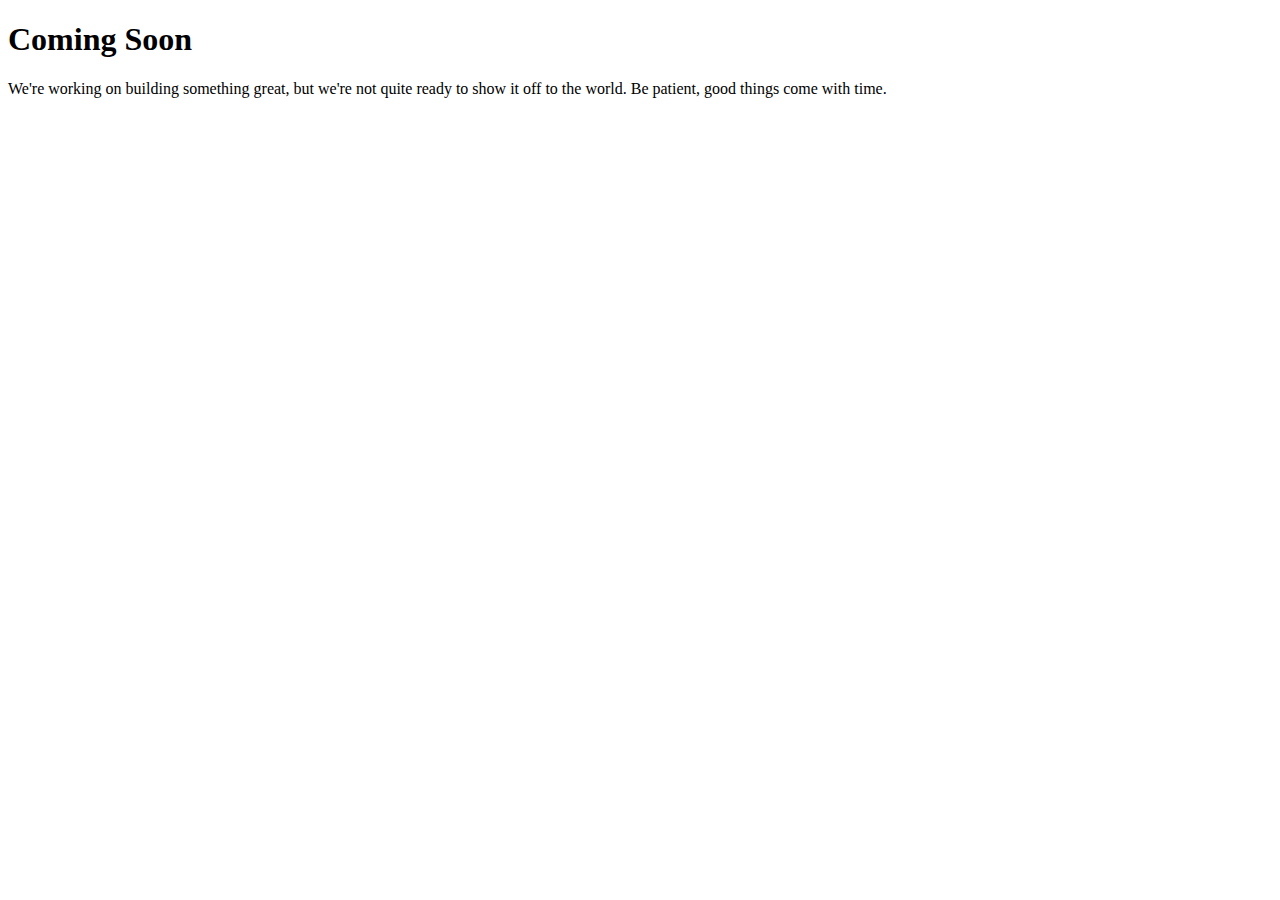
<file: index.html>
<!DOCTYPE html>
<html>
<head>
    <title>Sevan - Home</title>
</head>
<body>

<h1>Coming Soon</h1>
<p>We're working on building something great, but we're not quite ready to show it off to the world. Be patient, good things come with time. </p>

</body>
</html>
</file>
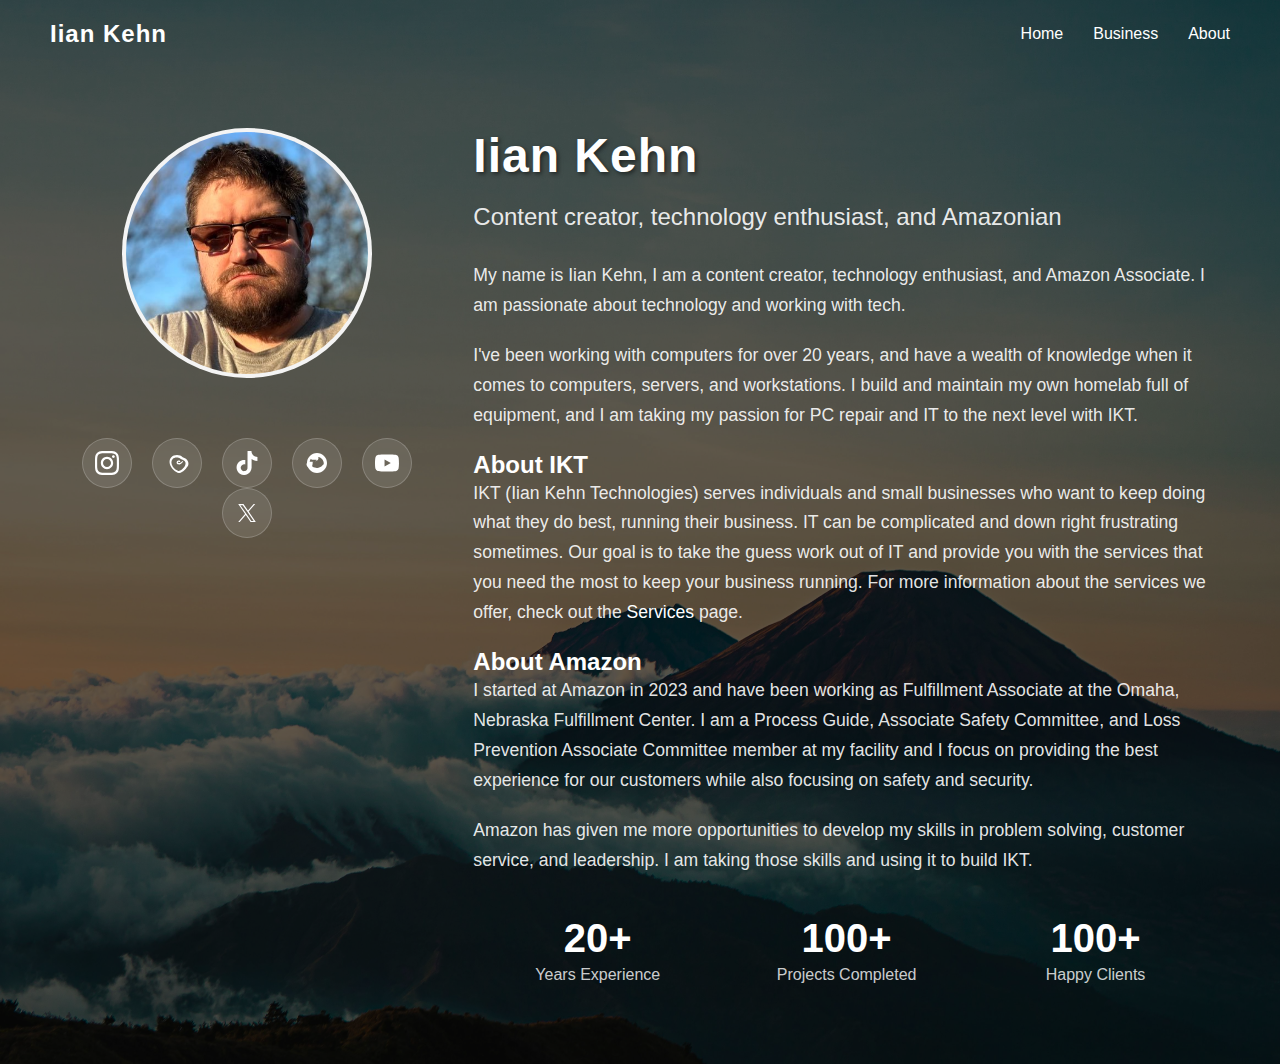
<file: about.html>
<!DOCTYPE html>
<html lang="en">
<head>
    <meta charset="UTF-8">
    <meta name="viewport" content="width=device-width, initial-scale=1.0">
    <title>About - Iian Kehn</title>
    <link rel="stylesheet" href="css/about.css">
    <meta name="theme-color" content="#222222">
</head>
<body>
    <div class="overlay"></div>
    
    <header>
        <div class="logo">
            <div class="logo-text">Iian Kehn</div>
        </div>
        
        <nav>
            <ul>
                <li><a href="index.html">Home</a></li>
                <li><a href="business.html">Business</a></li>
                <li><a href="about.html">About</a></li>
            </ul>
        </nav>
    </header>
    
    <div class="about-container">
        <div class="about-image">
            <div class="avatar">
                <img src="images/me.jpg" alt="Profile Avatar">
            </div>
            
            <div class="social-links">
                <!-- Instagram -->
                <a href="https://www.instagram.com/iianakehn" class="social-btn">
                    <svg viewBox="0 0 24 24" xmlns="http://www.w3.org/2000/svg">
                        <path d="M12 2.163c3.204 0 3.584.012 4.85.07 3.252.148 4.771 1.691 4.919 4.919.058 1.265.069 1.645.069 4.849 0 3.205-.012 3.584-.069 4.849-.149 3.225-1.664 4.771-4.919 4.919-1.266.058-1.644.07-4.85.07-3.204 0-3.584-.012-4.849-.07-3.26-.149-4.771-1.699-4.919-4.92-.058-1.265-.07-1.644-.07-4.849 0-3.204.013-3.583.07-4.849.149-3.227 1.664-4.771 4.919-4.919 1.266-.057 1.645-.069 4.849-.069zm0-2.163c-3.259 0-3.667.014-4.947.072-4.358.2-6.78 2.618-6.98 6.98-.059 1.281-.073 1.689-.073 4.948 0 3.259.014 3.668.072 4.948.2 4.358 2.618 6.78 6.98 6.98 1.281.058 1.689.072 4.948.072 3.259 0 3.668-.014 4.948-.072 4.354-.2 6.782-2.618 6.979-6.98.059-1.28.073-1.689.073-4.948 0-3.259-.014-3.667-.072-4.947-.196-4.354-2.617-6.78-6.979-6.98-1.281-.059-1.69-.073-4.949-.073zm0 5.838c-3.403 0-6.162 2.759-6.162 6.162s2.759 6.163 6.162 6.163 6.162-2.759 6.162-6.163c0-3.403-2.759-6.162-6.162-6.162zm0 10.162c-2.209 0-4-1.79-4-4 0-2.209 1.791-4 4-4s4 1.791 4 4c0 2.21-1.791 4-4 4zm6.406-11.845c-.796 0-1.441.645-1.441 1.44s.645 1.44 1.441 1.44c.795 0 1.439-.645 1.439-1.44s-.644-1.44-1.439-1.44z"/>
                    </svg>
                </a>
                
                <!-- Threads -->
                <a href="https://www.threads.net/@iianakehn" class="social-btn">
                    <svg viewBox="0 0 24 24" xmlns="http://www.w3.org/2000/svg">
                        <path d="M17.7,6.3C16.4,5,14.2,4.1,12,4.1c-2.3,0-4.5,0.9-5.7,2.2c-2.3,2.3-2.3,6.2,0,10c0.6,1,1.4,1.9,2.3,2.7 c1.8,1.7,3.8,2.9,5.1,2.9c0.1,0,0.3,0,0.4,0c0.2,0,0.3,0,0.5,0c1.3-0.1,3.2-1.2,5-2.9c0.9-0.8,1.7-1.7,2.3-2.7 C24,14.7,24,10.9,21.7,8.5C20.9,7.6,19.2,6.9,17.7,6.3z M19.6,15.5c-0.4,0.7-1,1.5-1.7,2.1c-1.3,1.3-2.9,2.3-3.8,2.3l-0.2,0h-0.3 h-0.2l-0.2,0c-0.9-0.1-2.5-1-3.8-2.3c-0.7-0.7-1.3-1.4-1.7-2.1c-1.7-2.9-1.7-5.8,0-7.5c0.8-0.8,2.3-1.4,4-1.4s3.2,0.6,4,1.4 C21.3,9.7,21.3,12.5,19.6,15.5z"/>
                        <path d="M17.9,10.3c-0.3-0.2-0.8-0.1-1,0.2c-0.4,0.5-1.1,1.1-1.6,1.3c-0.2,0.1-0.6,0.2-1,0.2c-0.6,0-1.2-0.1-1.4-0.5 c-0.1-0.1-0.1-0.1-0.1-0.2c0-0.2,0.4-0.5,0.9-0.5c0.2,0,0.3,0,0.4,0.1c0,0,0,0,0,0l0.2,0.1c0.3,0.1,0.7,0,0.9-0.3 c0.1-0.3,0-0.7-0.3-0.9c-0.2-0.1-0.5-0.2-0.8-0.2c-0.9,0-1.9,0.3-2.3,1.1c-0.3,0.6-0.3,1.3,0,1.8c0.5,0.7,1.3,0.9,2.1,0.9 c0.5,0,1-0.1,1.3-0.2c0.8-0.3,1.7-1,2.2-1.7C18.3,11,18.2,10.5,17.9,10.3z"/>
                    </svg>
                </a>
                
                <!-- TikTok -->
                <a href="https://www.tiktok.com/@iiankehn" class="social-btn">
                    <svg viewBox="0 0 24 24" xmlns="http://www.w3.org/2000/svg">
                        <path d="M12.53.02C13.84 0 15.14.01 16.44 0c.08 1.53.63 3.09 1.75 4.17 1.12 1.11 2.7 1.62 4.24 1.79v4.03c-1.44-.05-2.89-.35-4.2-.97-.57-.26-1.1-.59-1.62-.93-.01 2.92.01 5.84-.02 8.75-.08 1.4-.54 2.79-1.35 3.94-1.31 1.92-3.58 3.17-5.91 3.21-1.43.08-2.86-.31-4.08-1.03-2.02-1.19-3.44-3.37-3.65-5.71-.02-.5-.03-1-.01-1.49.18-1.9 1.12-3.72 2.58-4.96 1.66-1.44 3.98-2.13 6.15-1.72.02 1.48-.04 2.96-.04 4.44-.99-.32-2.15-.23-3.02.37-.63.41-1.11 1.04-1.36 1.75-.21.51-.15 1.07-.14 1.61.24 1.64 1.82 3.02 3.5 2.87 1.12-.01 2.19-.66 2.77-1.61.19-.33.4-.67.41-1.06.1-1.79.06-3.57.07-5.36.01-4.03-.01-8.05.02-12.07z"/>
                    </svg>
                </a>
                
                <!-- Bluesky -->
                <a href="https://bsky.app/profile/iiankehn.bsky.social" class="social-btn">
                    <svg viewBox="0 0 24 24" xmlns="http://www.w3.org/2000/svg">
                        <path d="M12,2C6.48,2,2,6.48,2,12s4.48,10,10,10s10-4.48,10-10S17.52,2,12,2z M16.97,14.95c-0.7,0.56-1.45,1.02-2.24,1.36 c-0.8,0.35-1.64,0.55-2.48,0.59c-0.86,0.04-1.71-0.08-2.53-0.33c-0.81-0.25-1.57-0.63-2.27-1.12c-0.63-0.44-1.23-0.96-1.7-1.59 c-0.32-0.41-0.56-0.88-0.73-1.36c-0.17-0.49-0.27-1-0.28-1.52c-0.01-0.53,0.08-1.06,0.26-1.57c0.18-0.48,0.44-0.95,0.76-1.35 c0.49-0.61,1.07-1.12,1.74-1.5c0.69-0.4,1.45-0.68,2.23-0.83c0.81-0.16,1.64-0.18,2.46-0.07c0.8,0.1,1.58,0.33,2.3,0.67 c0.69,0.33,1.34,0.75,1.92,1.26c0.59,0.51,1.09,1.11,1.48,1.77c0.35,0.58,0.59,1.21,0.74,1.87c0.15,0.65,0.15,1.31,0.09,1.97 C17.64,13.77,17.37,14.41,16.97,14.95z"/>
                        <path d="M10.71,10.13c0.46-0.15,0.89-0.36,1.29-0.63c0.32-0.22,0.62-0.46,0.87-0.75c0.26-0.33,0.43-0.71,0.53-1.11 c0.05-0.21,0.07-0.42,0.06-0.63c-0.01-0.21-0.04-0.42-0.09-0.62c-0.08-0.31-0.21-0.6-0.38-0.87c-0.18-0.28-0.4-0.53-0.66-0.75 c-0.42-0.34-0.91-0.63-1.43-0.77c-0.62-0.18-1.29-0.21-1.92-0.09c-0.46,0.08-0.91,0.24-1.31,0.45c-0.4,0.21-0.77,0.47-1.07,0.79 c-0.22,0.24-0.41,0.5-0.55,0.79c-0.13,0.26-0.22,0.54-0.25,0.83c-0.02,0.2-0.01,0.4,0.03,0.59c0.03,0.19,0.1,0.38,0.2,0.55 c0.13,0.22,0.32,0.4,0.54,0.54c0.23,0.14,0.47,0.22,0.73,0.29c0.37,0.09,0.75,0.1,1.13,0.11c0.72,0.01,1.44-0.01,2.16,0 c0.4,0,0.8,0.01,1.2,0.06C10.17,9.98,10.44,10.05,10.71,10.13z"/>
                        <path d="M8.72,10.91c-0.42-0.04-0.83-0.08-1.25-0.12c-0.42-0.04-0.85-0.08-1.27-0.11c-0.44-0.04-0.89-0.06-1.34-0.05 c-0.43,0.01-0.85,0.05-1.26,0.16c-0.39,0.11-0.76,0.28-1.08,0.52c-0.3,0.23-0.54,0.52-0.71,0.85c-0.18,0.35-0.27,0.74-0.28,1.14 c-0.01,0.41,0.07,0.82,0.22,1.19c0.16,0.37,0.38,0.7,0.67,0.97c0.34,0.32,0.74,0.54,1.18,0.69c0.48,0.16,0.99,0.24,1.5,0.2 c0.26-0.02,0.51-0.06,0.75-0.14c0.23-0.08,0.44-0.19,0.63-0.34c0.36-0.29,0.58-0.68,0.74-1.1c0.14-0.39,0.22-0.8,0.28-1.21 c0.07-0.45,0.11-0.91,0.15-1.36c0.04-0.48,0.07-0.96,0.11-1.43C8.71,10.91,8.72,10.91,8.72,10.91z"/>
                    </svg>
                </a>
                
                <!-- YouTube -->
                <a href="https://www.youtube.com/@iiankehn" class="social-btn">
                    <svg viewBox="0 0 24 24" xmlns="http://www.w3.org/2000/svg">
                        <path d="M23.498 6.186a3.016 3.016 0 0 0-2.122-2.136C19.505 3.545 12 3.545 12 3.545s-7.505 0-9.377.505A3.017 3.017 0 0 0 .502 6.186C0 8.07 0 12 0 12s0 3.93.502 5.814a3.016 3.016 0 0 0 2.122 2.136c1.871.505 9.376.505 9.376.505s7.505 0 9.377-.505a3.015 3.015 0 0 0 2.122-2.136C24 15.93 24 12 24 12s0-3.93-.502-5.814zM9.545 15.568V8.432L15.818 12l-6.273 3.568z"/>
                    </svg>
                </a>
                
                <!-- X (Twitter) -->
                <a href="https://www.x.com/iiankehn" class="social-btn">
                    <svg viewBox="0 0 24 24" xmlns="http://www.w3.org/2000/svg">
                        <path d="M13.6823 10.6218L20.2391 3H18.6854L12.9824 9.61788L8.44243 3H3.2002L10.0765 13.0074L3.2002 21H4.75404L10.7764 14.0113L15.5578 21H20.7998L13.6819 10.6218H13.6823ZM11.5541 13.0956L10.8574 12.0991L5.31389 4.16971H7.70053L12.1742 10.5689L12.8709 11.5655L18.6861 19.8835H16.2995L11.5541 13.096V13.0956Z"/>
                    </svg>
                </a>
            </div>
        </div>
        
        <div class="about-content">
            <h1>Iian Kehn</h1>
            <h3>Content creator, technology enthusiast, and Amazonian</h3>
            
            <p>My name is Iian Kehn, I am a content creator, technology enthusiast, and Amazon Associate. I am passionate about technology and working with tech.</p>
            
            <p>I've been working with computers for over 20 years, and have a wealth of knowledge when it comes to computers, servers, and workstations. I build and maintain my own homelab full of equipment, and I am taking my passion for PC repair and IT to the next level with IKT.</p>

            <h2>About IKT</h2>
            
            <p>IKT (Iian Kehn Technologies) serves individuals and small businesses who want to keep doing what they do best, running their business. IT can be complicated and down right frustrating sometimes. Our goal is to take the guess work out of IT and provide you with the services that you need the most to keep your business running. For more information about the services we offer, check out the <a href="services.html">Services</a> page.</p>

            <h2>About Amazon</h2>

            <p>I started at Amazon in 2023 and have been working as  Fulfillment Associate at the Omaha, Nebraska Fulfillment Center. I am a Process Guide, Associate Safety Committee, and Loss Prevention Associate Committee member at my facility and I focus on providing the best experience for our customers while also focusing on safety and security.</p>

            <p>Amazon has given me more opportunities to develop my skills in problem solving, customer service, and leadership. I am taking those skills and using it to build IKT.</p>
            
            <div class="stats">
                <div class="stat-item">
                    <div class="stat-number">20+</div>
                    <div class="stat-label">Years Experience</div>
                </div>
                
                <div class="stat-item">
                    <div class="stat-number">100+</div>
                    <div class="stat-label">Projects Completed</div>
                </div>
                
                <div class="stat-item">
                    <div class="stat-number">100+</div>
                    <div class="stat-label">Happy Clients</div>
                </div>
            </div>
        </div>
    </div>
</body>
</html>
</file>
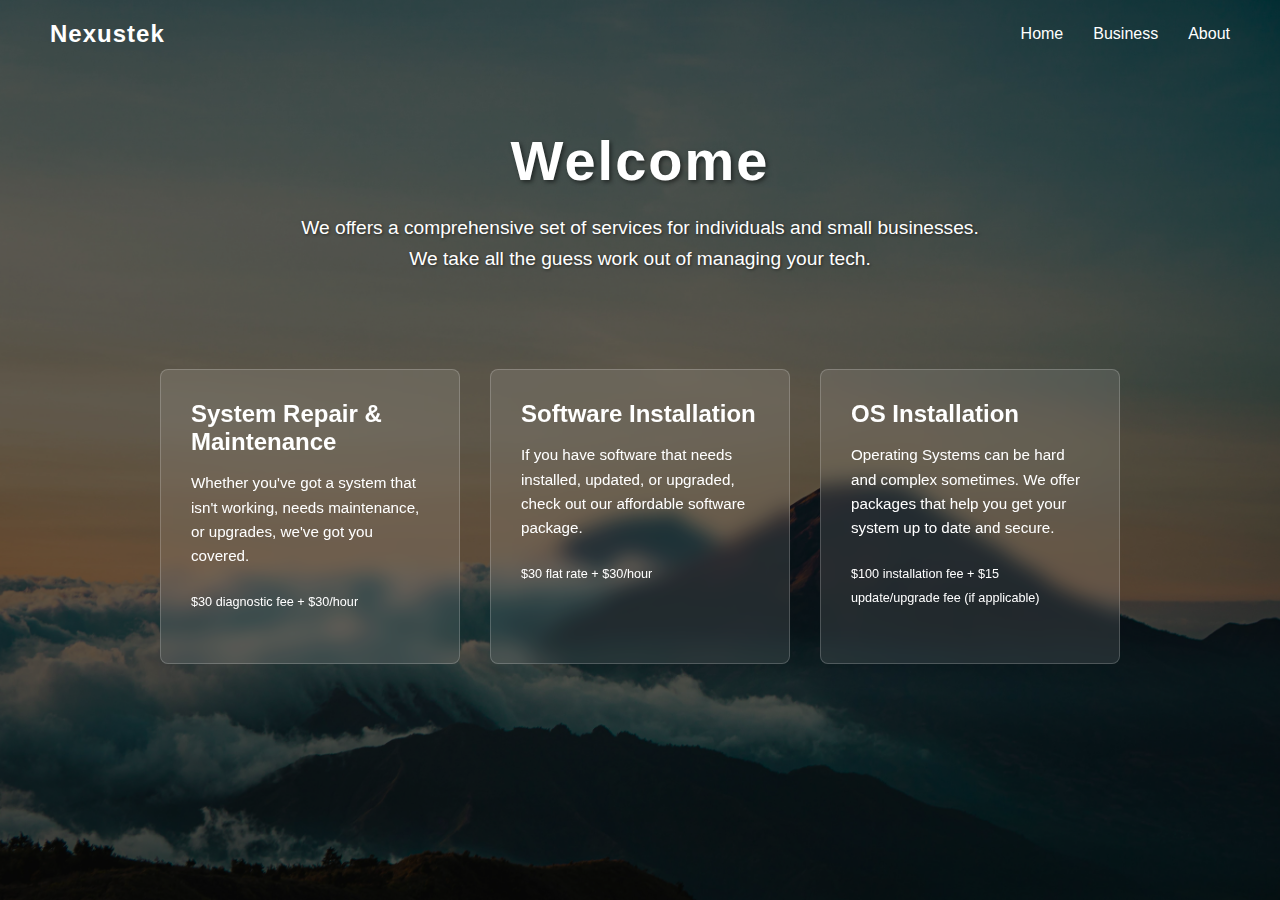
<file: business.html>
<!DOCTYPE html>
<html lang="en">
<head>
    <meta charset="UTF-8">
    <meta name="viewport" content="width=device-width, initial-scale=1.0">
    <title>Nexustek - Home</title>
    <link rel="stylesheet" href="css/business.css">
    <meta name="theme-color" content="#222222">
</head>
<body>
    <div class="overlay"></div>
    
    <header>
        <div class="logo">
            <div class="logo-text">Nexustek</div>
        </div>
        
        <nav>
            <ul>
                <li><a href="index.html">Home</a></li>
                <li><a href="business.html">Business</a></li>
                <li><a href="about.html">About</a></li>
            </ul>
        </nav>
    </header>
    
    <div class="page-title">
        <h1>Welcome</h1>
        <p>We offers a comprehensive set of services for individuals and small businesses. We take all the guess work out of managing your tech.</p>
    </div>
    
    <div class="services-container">
        <div class="service-card">
            <h3>System Repair & Maintenance</h3>
            <p>Whether you've got a system that isn't working, needs maintenance, or upgrades, we've got you covered.</p>
            <p><small>$30 diagnostic fee + $30/hour</small></p>
        </div>
        
        <div class="service-card">
            <h3>Software Installation</h3>
            <p>If you have software that needs installed, updated, or upgraded, check out our affordable software package.</p>
            <p><small>$30 flat rate + $30/hour</small></p>

        </div>
        
        <div class="service-card">
            <h3>OS Installation</h3>
            <p>Operating Systems can be hard and complex sometimes. We offer packages that help you get your system up to date and secure.</p>
            <p><small>$100 installation fee + $15 update/upgrade fee (if applicable)</small></p>

        </div>
    </div>
</body>
</html>
</file>
<file: css/about.css>
* {
    margin: 0;
    padding: 0;
    box-sizing: border-box;
    font-family: 'Arial', sans-serif;
}

body {
    background-image: url('../images/IMG_0024.jpeg');
    background-size: cover;
    background-position: center;
    background-repeat: no-repeat;
    min-height: 100vh;
    color: white;
    position: relative;
}

a:link {
    color: white;
    text-decoration: none;
}

a:visited {
    color: white;
    text-decoration: none;
}

a:hover {
    color: #0072bc;
    text-decoration: none;
}

.overlay {
    position: absolute;
    top: 0;
    left: 0;
    width: 100%;
    height: 100%;
    background-color: rgba(0, 0, 0, 0.6);
    z-index: 1;
}

header {
    padding: 20px 50px;
    display: flex;
    justify-content: space-between;
    align-items: center;
    position: relative;
    z-index: 2;
}

.logo {
    display: flex;
    align-items: center;
}

.logo-icon {
    width: 40px;
    height: 40px;
    background-color: #ffffff;
    border-radius: 50%;
    margin-right: 10px;
    display: flex;
    align-items: center;
    justify-content: center;
    color: #333;
    font-weight: bold;
    font-size: 20px;
}

.logo-text {
    font-size: 24px;
    font-weight: bold;
    letter-spacing: 1px;
}

nav ul {
    display: flex;
    list-style: none;
}

nav ul li {
    margin-left: 30px;
}

nav ul li a {
    color: white;
    text-decoration: none;
    font-size: 16px;
    font-weight: 500;
    position: relative;
    padding-bottom: 5px;
    transition: all 0.3s ease;
}

nav ul li a:hover {
    color: #f5f5f5;
}

nav ul li a.active {
    color: #ffffff;
    font-weight: bold;
}

nav ul li a.active:after {
    content: '';
    position: absolute;
    width: 100%;
    height: 2px;
    background: white;
    bottom: 0;
    left: 0;
}

nav ul li a:after {
    content: '';
    position: absolute;
    width: 0;
    height: 2px;
    background: white;
    bottom: 0;
    left: 0;
    transition: width 0.3s ease;
}

nav ul li a:hover:after {
    width: 100%;
}

.about-container {
    max-width: 1200px;
    margin: 0 auto;
    padding: 60px 20px;
    position: relative;
    z-index: 2;
    display: flex;
    flex-wrap: wrap;
}

.about-image {
    flex: 1;
    min-width: 300px;
    display: flex;
    flex-direction: column;
    align-items: center;
    margin-bottom: 40px;
}

.avatar {
    width: 250px;
    height: 250px;
    border-radius: 50%;
    background-color: #f0f0f0;
    overflow: hidden;
    border: 4px solid rgba(255, 255, 255, 0.3);
    margin-bottom: 30px;
    position: relative;
}

.avatar img {
    width: 100%;
    height: 100%;
    object-fit: cover;
}

.about-content {
    flex: 2;
    min-width: 300px;
    padding-left: 40px;
}

.about-content h1 {
    font-size: 3rem;
    margin-bottom: 20px;
    letter-spacing: 1px;
    text-shadow: 2px 2px 4px rgba(0, 0, 0, 0.5);
}

.about-content h3 {
    font-size: 1.5rem;
    font-weight: 400;
    margin-bottom: 30px;
    color: rgba(255, 255, 255, 0.9);
}

.about-content p {
    font-size: 1.1rem;
    line-height: 1.7;
    margin-bottom: 20px;
    color: rgba(255, 255, 255, 0.9);
}

.social-links {
    display: flex;
    flex-wrap: wrap;
    margin-top: 30px;
    justify-content: center;
}

.social-btn {
    width: 50px;
    height: 50px;
    border-radius: 50%;
    background-color: rgba(255, 255, 255, 0.1);
    display: flex;
    align-items: center;
    justify-content: center;
    margin: 0 10px;
    cursor: pointer;
    transition: all 0.3s ease;
    backdrop-filter: blur(5px);
    border: 1px solid rgba(255, 255, 255, 0.2);
}

.social-btn svg {
    width: 24px;
    height: 24px;
    fill: white;
}

.social-btn:hover {
    transform: translateY(-5px);
    background-color: rgba(255, 255, 255, 0.2);
}

.stats {
    display: flex;
    justify-content: space-between;
    flex-wrap: wrap;
    margin-top: 40px;
}

.stat-item {
    text-align: center;
    padding: 0 20px;
    flex: 1;
    min-width: 120px;
    margin-bottom: 20px;
}

.stat-number {
    font-size: 2.5rem;
    font-weight: bold;
    margin-bottom: 5px;
}

.stat-label {
    font-size: 1rem;
    color: rgba(255, 255, 255, 0.8);
}

@media (max-width: 900px) {
    .about-container {
        flex-direction: column;
        align-items: center;
    }

    .about-content {
        padding-left: 0;
        text-align: center;
    }

    .stats {
        justify-content: center;
    }

    header {
        flex-direction: column;
        padding: 20px;
    }
    
    nav {
        margin-top: 20px;
    }
    
    nav ul li {
        margin-left: 15px;
        margin-right: 15px;
    }
}
</file>
<file: css/business.css>
* {
    margin: 0;
    padding: 0;
    box-sizing: border-box;
    font-family: 'Arial', sans-serif;
}

body {
    background-image: url('../images/IMG_0024.jpeg');
    background-size: cover;
    background-position: center;
    background-repeat: no-repeat;
    min-height: 100vh;
    color: white;
    position: relative;
}

.btn {
    background-color: rgba(255, 255, 255, 0.1);
    backdrop-filter: blur(10px);
    border-radius: 8px;
    padding: 10px;
    margin: 0;
    transition: transform 0.3s ease, box-shadow 0.3s ease;
    border: 1px solid rgba(255, 255, 255, 0.2);
    border-radius: 20px;
}

a:link {
    color: white;
    text-decoration: none;
}

a:visited {
    color: white;
    text-decoration: none;
}

a:hover {
    color: #0072bc;
    text-decoration: none;
}

.overlay {
    position: absolute;
    top: 0;
    left: 0;
    width: 100%;
    height: 100%;
    background-color: rgba(0, 0, 0, 0.6);
    z-index: 1;
}

header {
    padding: 20px 50px;
    display: flex;
    justify-content: space-between;
    align-items: center;
    position: relative;
    z-index: 2;
}

.logo {
    display: flex;
    align-items: center;
}

.logo-icon {
    width: 40px;
    height: 40px;
    background-color: #ffffff;
    border-radius: 50%;
    margin-right: 10px;
    display: flex;
    align-items: center;
    justify-content: center;
    color: #333;
    font-weight: bold;
    font-size: 20px;
}

.logo-text {
    font-size: 24px;
    font-weight: bold;
    letter-spacing: 1px;
}

nav ul {
    display: flex;
    list-style: none;
}

nav ul li {
    margin-left: 30px;
}

nav ul li a {
    color: white;
    text-decoration: none;
    font-size: 16px;
    font-weight: 500;
    position: relative;
    padding-bottom: 5px;
    transition: all 0.3s ease;
}

nav ul li a:hover {
    color: #f5f5f5;
}

nav ul li a.active {
    color: #ffffff;
    font-weight: bold;
}

nav ul li a.active:after {
    content: '';
    position: absolute;
    width: 100%;
    height: 2px;
    background: white;
    bottom: 0;
    left: 0;
}

nav ul li a:after {
    content: '';
    position: absolute;
    width: 0;
    height: 2px;
    background: white;
    bottom: 0;
    left: 0;
    transition: width 0.3s ease;
}

nav ul li a:hover:after {
    width: 100%;
}

.page-title {
    text-align: center;
    padding: 60px 20px;
    position: relative;
    z-index: 2;
}

.page-title h1 {
    font-size: 3.5rem;
    margin-bottom: 20px;
    letter-spacing: 2px;
    text-shadow: 2px 2px 4px rgba(0, 0, 0, 0.5);
}

.page-title p {
    font-size: 1.2rem;
    max-width: 700px;
    margin: 0 auto;
    line-height: 1.6;
    text-shadow: 1px 1px 3px rgba(0, 0, 0, 0.5);
}

.services-container {
    display: flex;
    flex-wrap: wrap;
    justify-content: center;
    padding: 20px 50px 80px;
    position: relative;
    z-index: 2;
}

.service-card {
    background-color: rgba(255, 255, 255, 0.1);
    backdrop-filter: blur(10px);
    border-radius: 8px;
    padding: 30px;
    margin: 15px;
    width: 300px;
    transition: transform 0.3s ease, box-shadow 0.3s ease;
    border: 1px solid rgba(255, 255, 255, 0.2);
}

.service-card:hover {
    transform: translateY(-10px);
    box-shadow: 0 10px 20px rgba(0, 0, 0, 0.3);
}

.service-icon {
    width: 60px;
    height: 60px;
    background-color: rgba(255, 255, 255, 0.2);
    border-radius: 50%;
    display: flex;
    align-items: center;
    justify-content: center;
    margin-bottom: 20px;
    font-size: 24px;
}

.service-card h3 {
    font-size: 1.5rem;
    margin-bottom: 15px;
}

.service-card p {
    font-size: 0.95rem;
    line-height: 1.6;
    margin-bottom: 20px;
}

.service-link {
    color: white;
    text-decoration: none;
    font-size: 0.9rem;
    font-weight: 600;
    letter-spacing: 1px;
    text-transform: uppercase;
    position: relative;
    padding-bottom: 5px;
}

.service-link:after {
    content: '';
    position: absolute;
    width: 0;
    height: 2px;
    background: white;
    bottom: 0;
    left: 0;
    transition: width 0.3s ease;
}

.service-link:hover:after {
    width: 100%;
}

@media (max-width: 768px) {
    header {
        flex-direction: column;
        padding: 20px;
    }
    
    nav {
        margin-top: 20px;
    }
    
    nav ul li {
        margin-left: 15px;
        margin-right: 15px;
    }
    
    .page-title h1 {
        font-size: 2.5rem;
    }
    
    .services-container {
        padding: 20px 20px 60px;
    }
    
    .service-card {
        width: 100%;
    }
}
</file>
